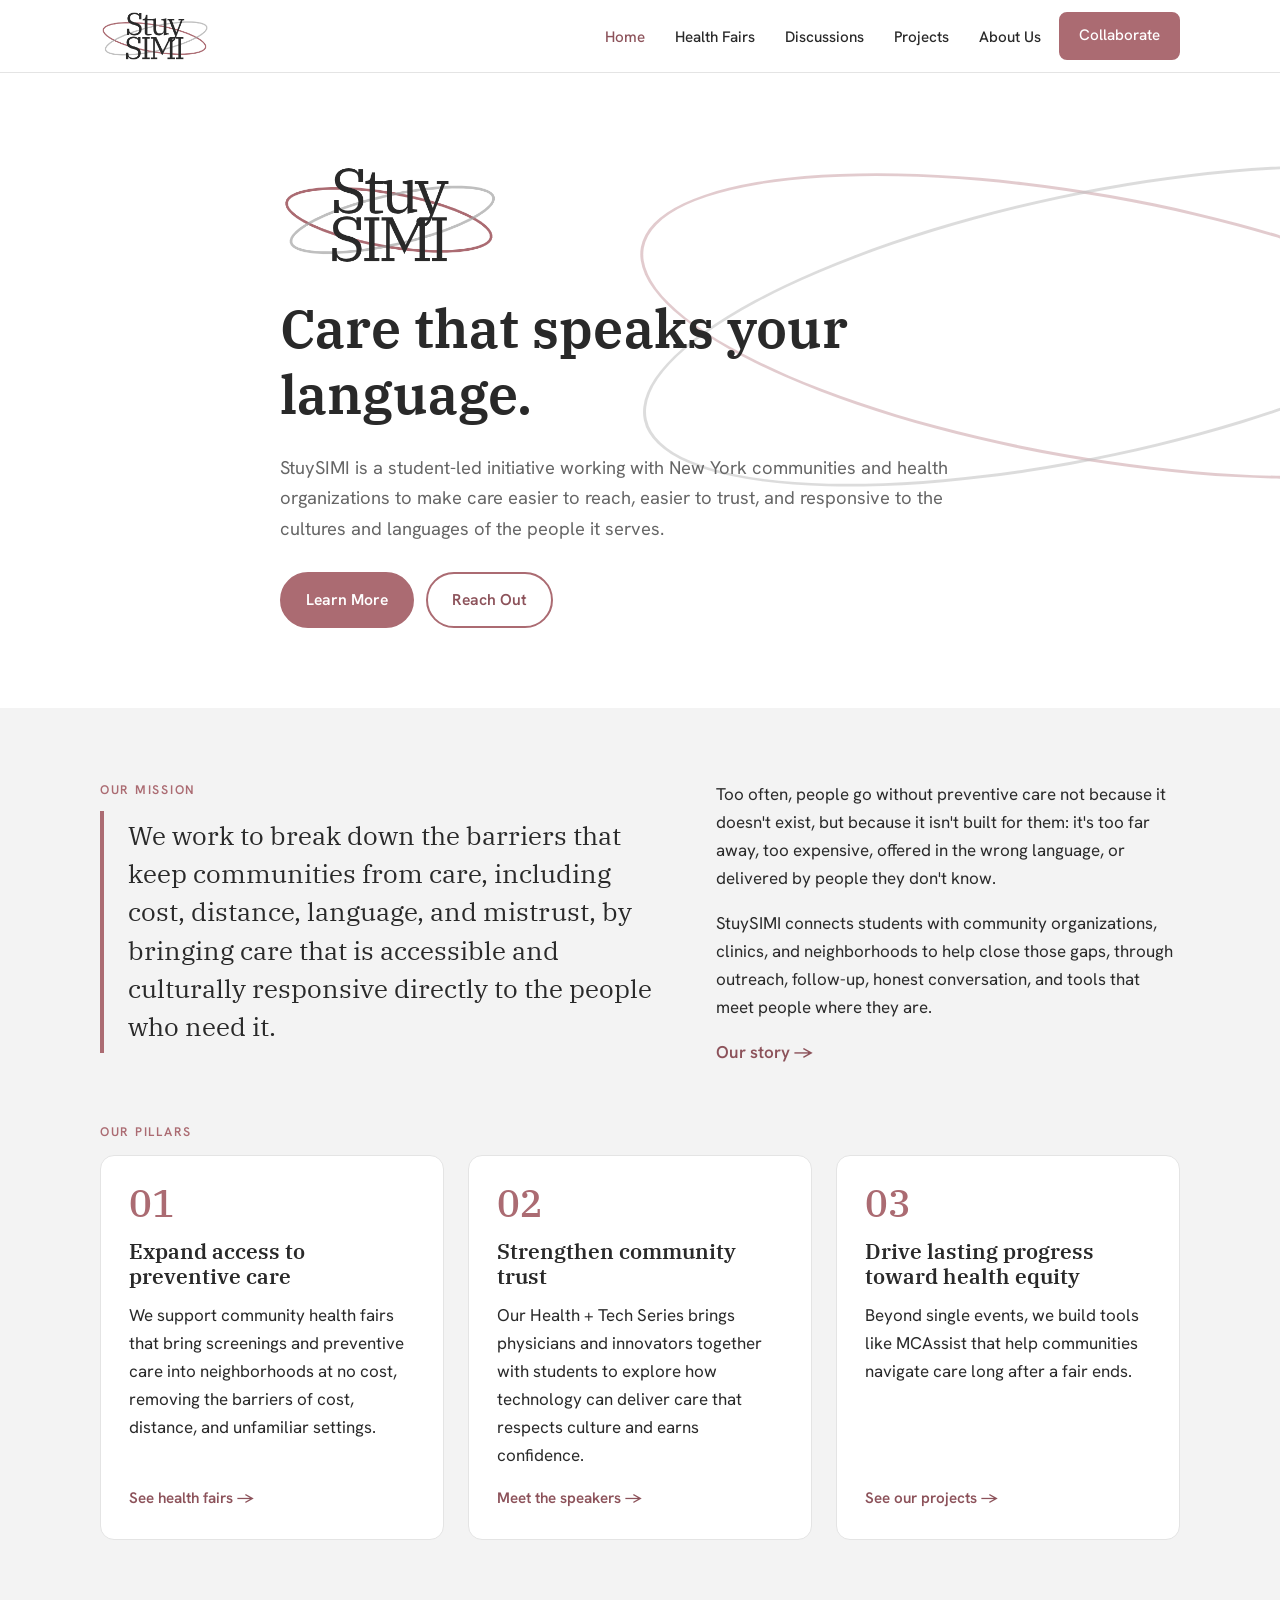
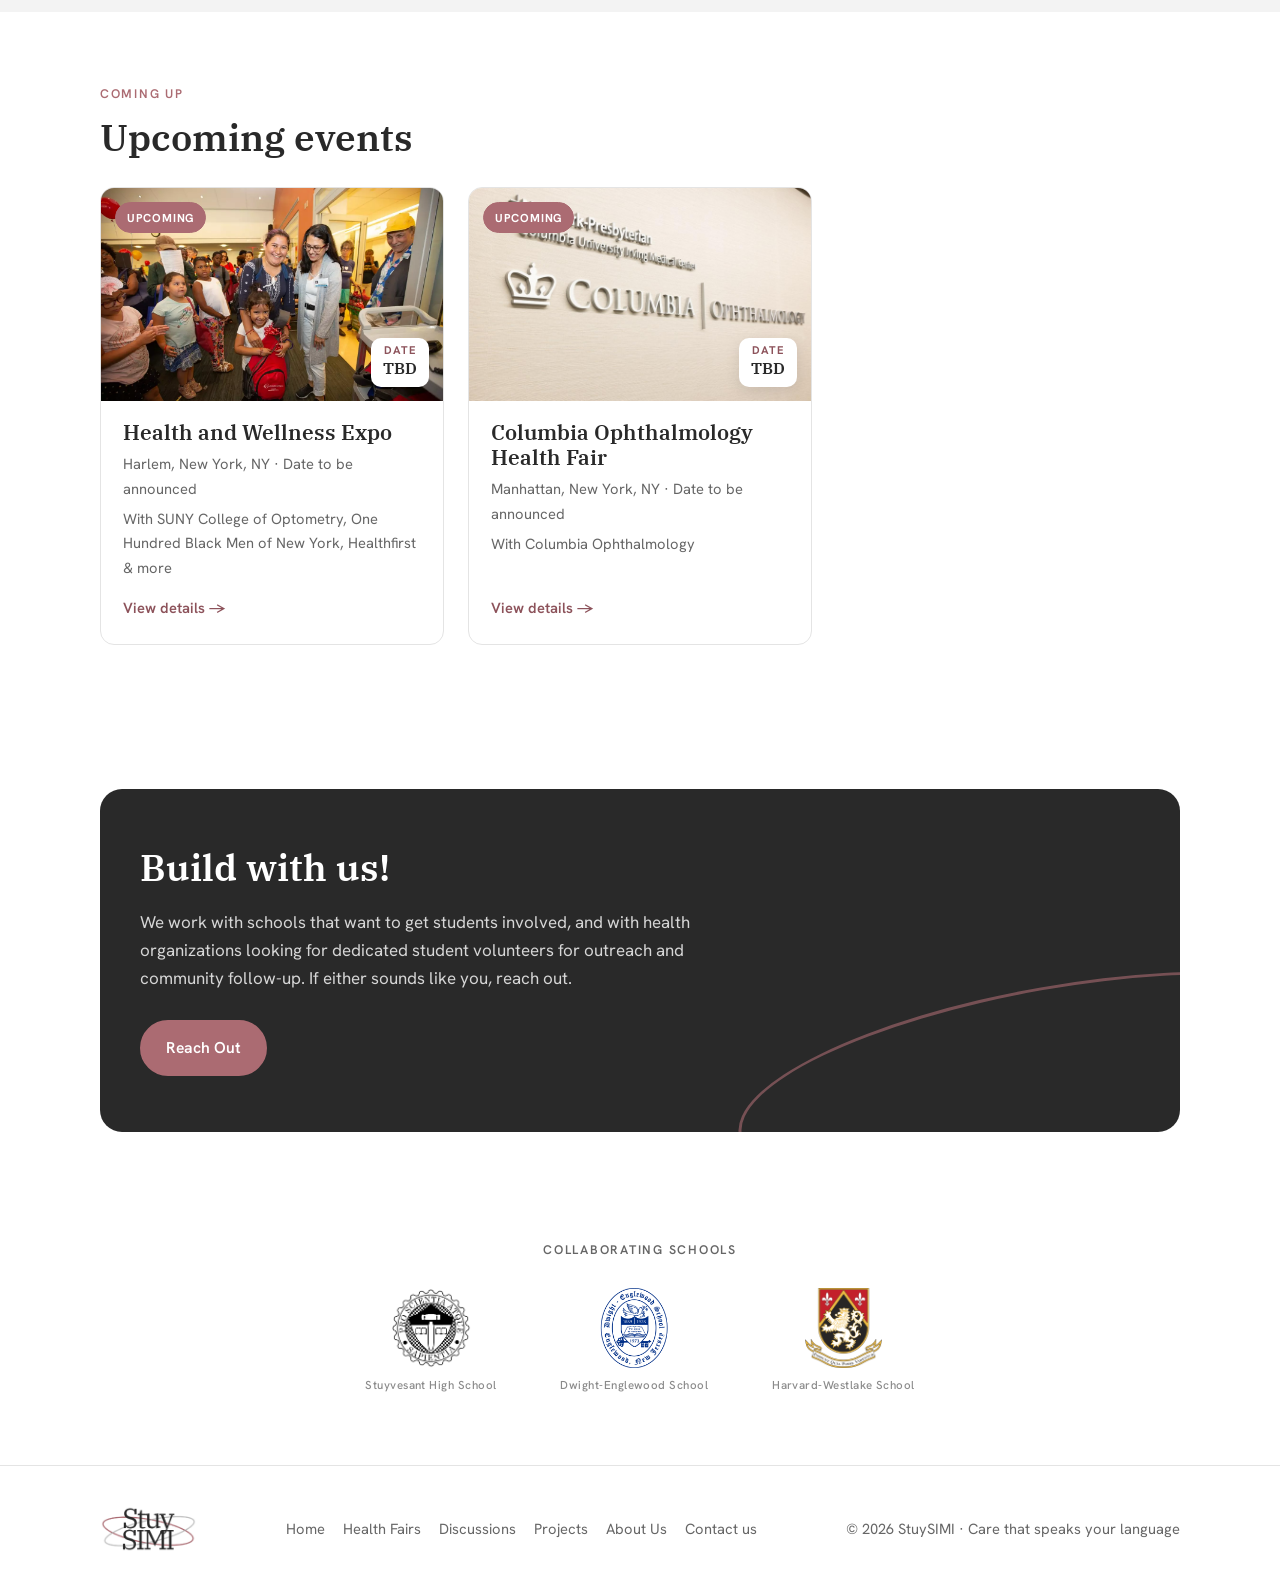
<file: index.html>
<!doctype html>
<html lang="en">
<head>
<meta charset="utf-8">
<meta name="viewport" content="width=device-width, initial-scale=1">
<title>StuySIMI · Care That Speaks Your Language</title>
<meta name="description" content="StuySIMI is a student-led initiative building accessible, culturally responsive care and community trust across New York City.">
<link rel="icon" href="assets/img/logo.png">
<link rel="preconnect" href="https://fonts.googleapis.com">
<link rel="preconnect" href="https://fonts.gstatic.com" crossorigin>
<link href="https://fonts.googleapis.com/css2?family=Hanken+Grotesk:wght@400;500;600;700&family=IBM+Plex+Serif:ital,wght@0,500;0,600;1,500&display=swap" rel="stylesheet">
<link rel="stylesheet" href="assets/css/style.css?v=6">
<script src="assets/js/data.js?v=6" defer></script>
<script src="assets/js/main.js?v=6" defer></script>
<style>
  /* Collaborating schools strip: self-contained so it looks the same regardless of style.css version */
  .schools-strip { padding: 36px 0 0; }
  .schools-strip .eyebrow { text-align: center; margin-bottom: 20px; color: #666; }
  .schools-strip .schools { display: flex; flex-wrap: wrap; justify-content: center; align-items: flex-start; gap: 24px 64px; }
  .schools-strip .school { margin: 0; display: flex; flex-direction: column; align-items: center; gap: 10px; border: 0; padding: 0; background: none; }
  .schools-strip .school img { height: 80px; width: auto; max-width: 200px; object-fit: contain; background: none; border-radius: 0; }
  .schools-strip .school figcaption { font-family: "Hanken Grotesk", system-ui, sans-serif; font-size: .72rem; font-weight: 500; letter-spacing: .04em; color: #8a8a8a; text-align: center; line-height: 1.3; }
  @media (max-width: 600px) { .schools-strip .school img { height: 64px; } .schools-strip .schools { gap: 20px 36px; } }
</style>
</head>
<body class="home">
<header id="site-header"></header>

<main>
  <section class="hero">
    <div class="container hero-inner">
      <img src="assets/img/logo-cropped.png" alt="StuySIMI logo" style="width:220px;margin-bottom:28px">
      <h1>Care that speaks your language.</h1>
      <p class="lede">StuySIMI is a student-led initiative working with New York communities and health organizations to make care easier to reach, easier to trust, and responsive to the cultures and languages of the people it serves.</p>
      <div class="btn-row">
        <a class="btn" href="#mission">Learn More</a>
        <a class="btn ghost" data-mail="Collaborating with StuySIMI" href="#">Reach Out</a>
      </div>
    </div>
  </section>

  <section class="section tinted" id="mission">
    <div class="container">
      <div class="two-col">
        <div>
          <div class="eyebrow">Our mission</div>
          <blockquote class="mission">We work to break down the barriers that keep communities from care, including cost, distance, language, and mistrust, by bringing care that is accessible and culturally responsive directly to the people who need it.</blockquote>
        </div>
        <div>
          <p>Too often, people go without preventive care not because it doesn't exist, but because it isn't built for them: it's too far away, too expensive, offered in the wrong language, or delivered by people they don't know.</p>
          <p>StuySIMI connects students with community organizations, clinics, and neighborhoods to help close those gaps, through outreach, follow-up, honest conversation, and tools that meet people where they are.</p>
          <a href="about.html" style="font-weight:600;text-decoration:none">Our story →</a>
        </div>
      </div>

      <div class="eyebrow pillar-label">Our pillars</div>
      <div class="purposes" style="margin-top:12px">
        <a class="link-card purpose" href="health-fairs.html">
          <div class="num">01</div>
          <h3>Expand access to preventive care</h3>
          <p>We support community health fairs that bring screenings and preventive care into neighborhoods at no cost, removing the barriers of cost, distance, and unfamiliar settings.</p>
          <span class="arrow">See health fairs →</span>
        </a>
        <a class="link-card purpose" href="discussions.html">
          <div class="num">02</div>
          <h3>Strengthen community trust</h3>
          <p>Our Health + Tech Series brings physicians and innovators together with students to explore how technology can deliver care that respects culture and earns confidence.</p>
          <span class="arrow">Meet the speakers →</span>
        </a>
        <a class="link-card purpose" href="projects.html">
          <div class="num">03</div>
          <h3>Drive lasting progress toward health equity</h3>
          <p>Beyond single events, we build tools like MCAssist that help communities navigate care long after a fair ends.</p>
          <span class="arrow">See our projects →</span>
        </a>
      </div>
    </div>
  </section>

  <section class="section">
    <div class="container">
      <div class="eyebrow">Coming up</div>
      <h2>Upcoming events</h2>
      <div class="grid" id="home-fairs" style="margin-top:28px"></div>
    </div>
  </section>

  <section class="section">
    <div class="container">
      <div class="cta">
        <h2>Build with us!</h2>
        <p>We work with schools that want to get students involved, and with health organizations looking for dedicated student volunteers for outreach and community follow-up. If either sounds like you, reach out.</p>
        <div class="btn-row">
          <a class="btn" data-mail="Collaborating with StuySIMI" href="#">Reach Out</a>
        </div>
      </div>
    </div>
  </section>
  <section class="schools-strip">
    <div class="container">
      <div class="eyebrow">Collaborating schools</div>
      <div class="schools">
        <figure class="school"><img src="assets/img/schools/stuyvesant.png" alt="Stuyvesant High School logo"><figcaption>Stuyvesant High School</figcaption></figure>
        <figure class="school"><img src="assets/img/schools/dwight.png" alt="Dwight-Englewood School logo"><figcaption>Dwight-Englewood School</figcaption></figure>
        <figure class="school"><img src="assets/img/schools/harvardwest.png" alt="Harvard-Westlake School logo"><figcaption>Harvard-Westlake School</figcaption></figure>
      </div>
    </div>
  </section>
</main>

<footer id="site-footer"></footer>
<script>document.addEventListener("DOMContentLoaded", () => renderFairs("home-fairs", { upcomingOnly: true }));</script>
</body>
</html>
</file>
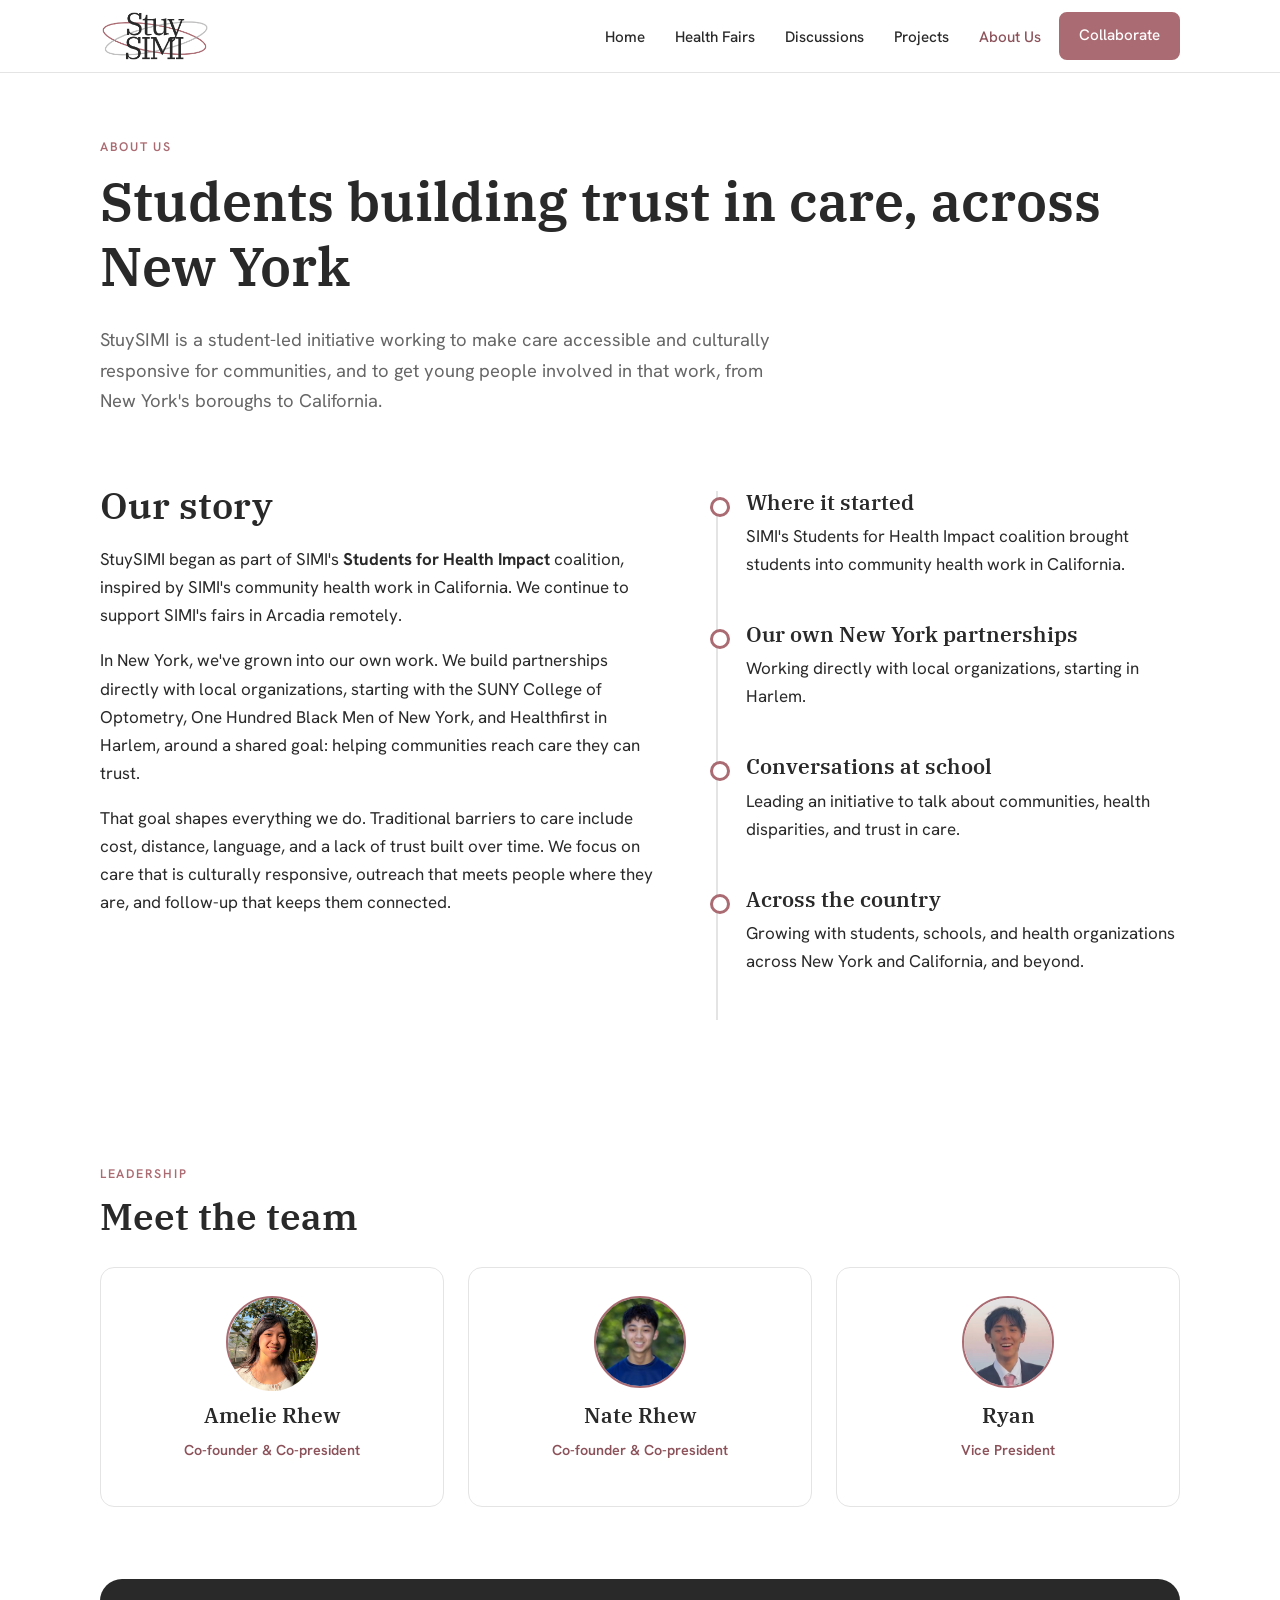
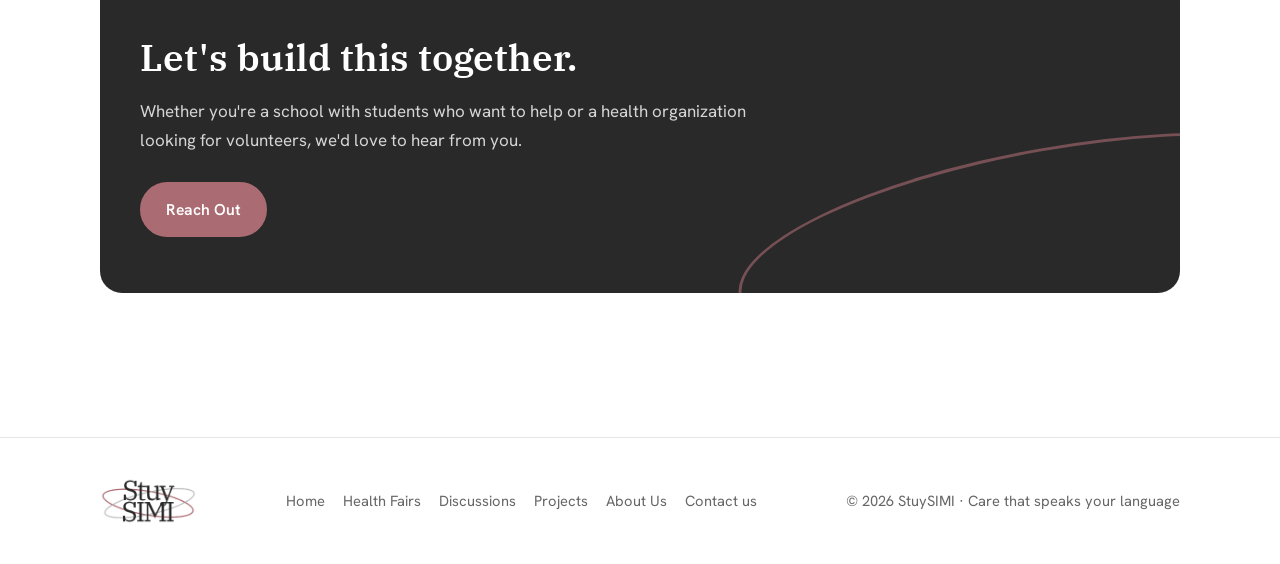
<file: about.html>
<!doctype html>
<html lang="en">
<head>
<meta charset="utf-8">
<meta name="viewport" content="width=device-width, initial-scale=1">
<title>About Us · StuySIMI</title>
<meta name="description" content="How StuySIMI grew from SIMI's Students for Health Impact coalition into a New York student initiative for accessible, culturally responsive care.">
<link rel="icon" href="assets/img/logo.png">
<link rel="preconnect" href="https://fonts.googleapis.com">
<link rel="preconnect" href="https://fonts.gstatic.com" crossorigin>
<link href="https://fonts.googleapis.com/css2?family=Hanken+Grotesk:wght@400;500;600;700&family=IBM+Plex+Serif:ital,wght@0,500;0,600;1,500&display=swap" rel="stylesheet">
<link rel="stylesheet" href="assets/css/style.css">
<script src="assets/js/data.js" defer></script>
<script src="assets/js/main.js" defer></script>
</head>
<body>
<header id="site-header"></header>

<main>
  <section class="page-head">
    <div class="container">
      <div class="eyebrow">About us</div>
      <h1>Students building trust in care, across New York</h1>
      <p class="lede">StuySIMI is a student-led initiative working to make care accessible and culturally responsive for communities, and to get young people involved in that work, from New York's boroughs to California.</p>
    </div>
  </section>

  <section class="section" style="padding-top:24px">
    <div class="container two-col">
      <div>
        <h2>Our story</h2>
        <p>StuySIMI began as part of SIMI's <strong>Students for Health Impact</strong> coalition, inspired by SIMI's community health work in California. We continue to support SIMI's fairs in Arcadia remotely.</p>
        <p>In New York, we've grown into our own work. We build partnerships directly with local organizations, starting with the SUNY College of Optometry, One Hundred Black Men of New York, and Healthfirst in Harlem, around a shared goal: helping communities reach care they can trust.</p>
        <p>That goal shapes everything we do. Traditional barriers to care include cost, distance, language, and a lack of trust built over time. We focus on care that is culturally responsive, outreach that meets people where they are, and follow-up that keeps them connected.</p>
      </div>
      <ol class="timeline" style="margin-top:8px">
        <li><h3>Where it started</h3><p>SIMI's Students for Health Impact coalition brought students into community health work in California.</p></li>
        <li><h3>Our own New York partnerships</h3><p>Working directly with local organizations, starting in Harlem.</p></li>
        <li><h3>Conversations at school</h3><p>Leading an initiative to talk about communities, health disparities, and trust in care.</p></li>
        <li><h3>Across the country</h3><p>Growing with students, schools, and health organizations across New York and California, and beyond.</p></li>
      </ol>
    </div>
  </section>

  <section class="section">
    <div class="container">
      <div class="eyebrow">Leadership</div>
      <h2>Meet the team</h2>
      <div class="team" id="team" style="margin-top:28px"></div>
    </div>
  </section>

  <section class="section" style="padding-top:0">
    <div class="container">
      <div class="cta">
        <h2>Let's build this together.</h2>
        <p>Whether you're a school with students who want to help or a health organization looking for volunteers, we'd love to hear from you.</p>
        <div class="btn-row"><a class="btn" data-mail="Collaborating with StuySIMI" href="#">Reach Out</a></div>
      </div>
    </div>
  </section>
</main>

<footer id="site-footer"></footer>
<script>document.addEventListener("DOMContentLoaded", () => renderTeam("team"));</script>
</body>
</html>
</file>
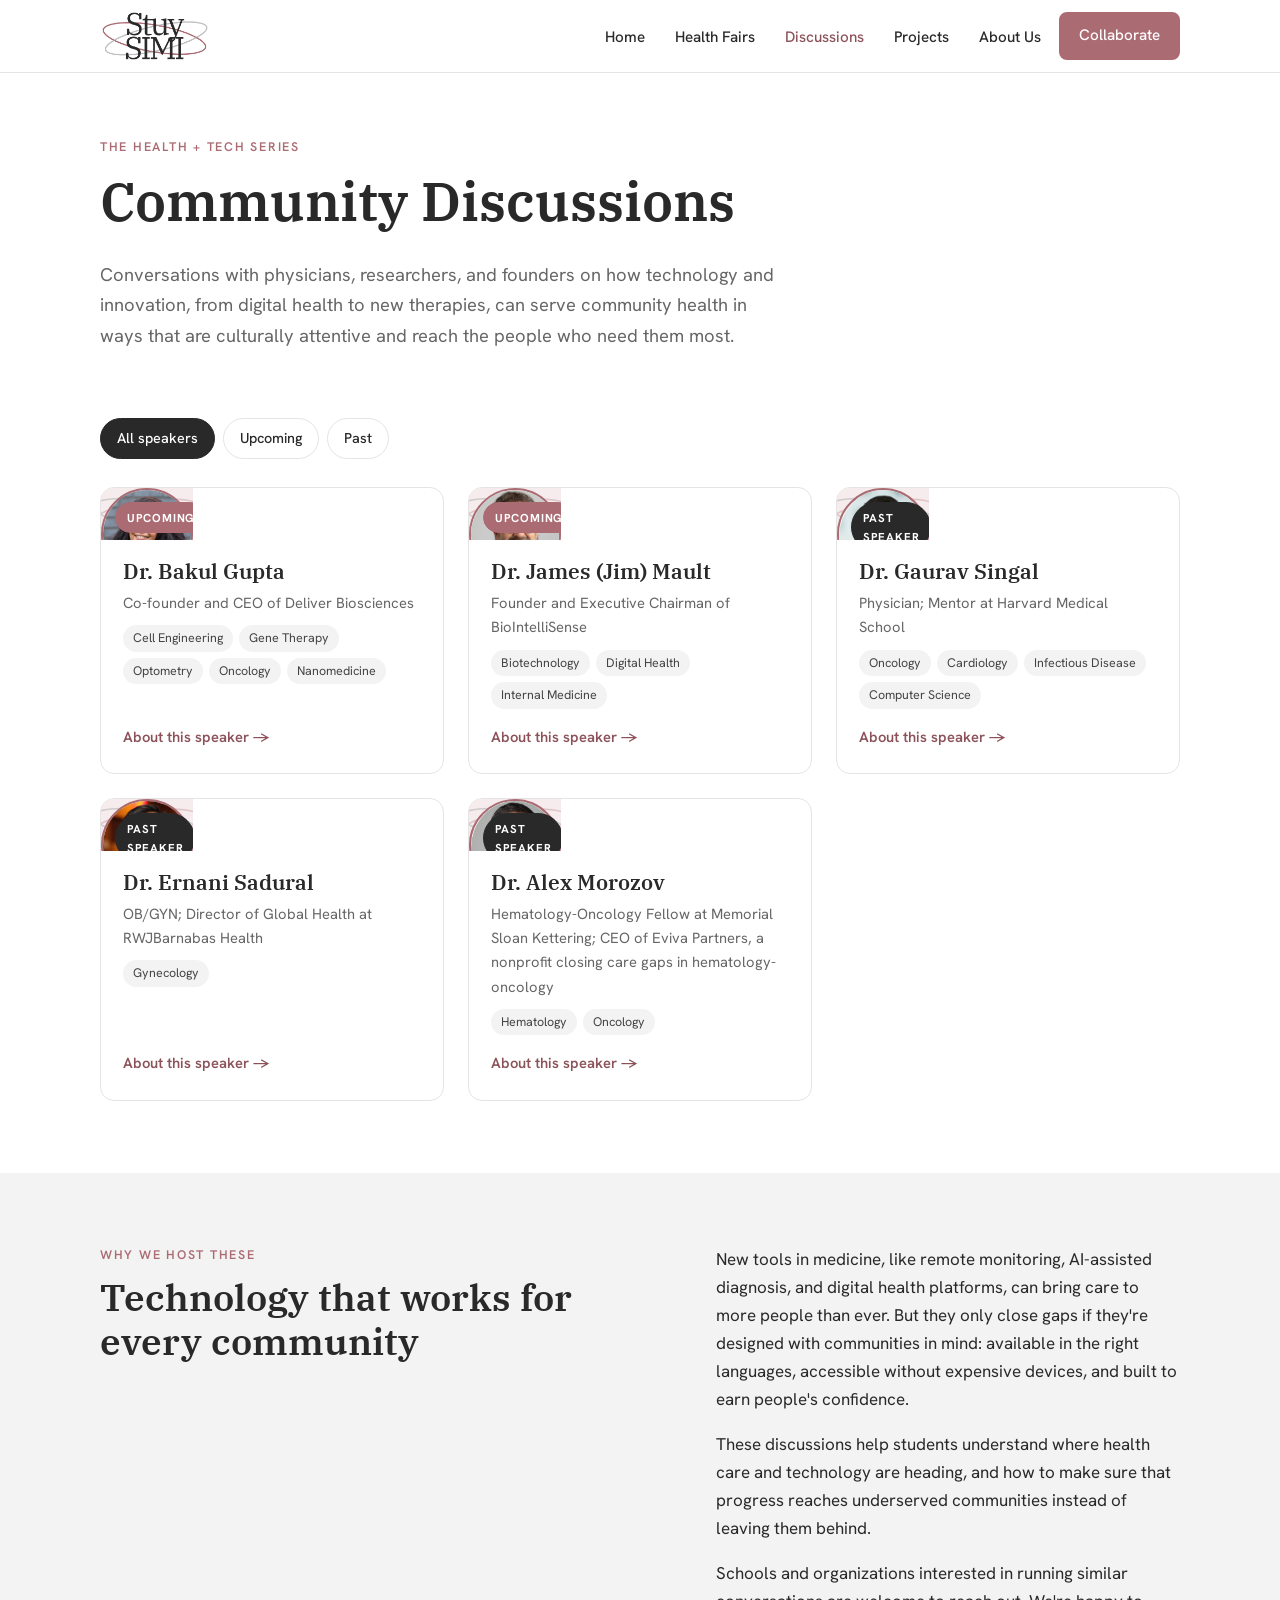
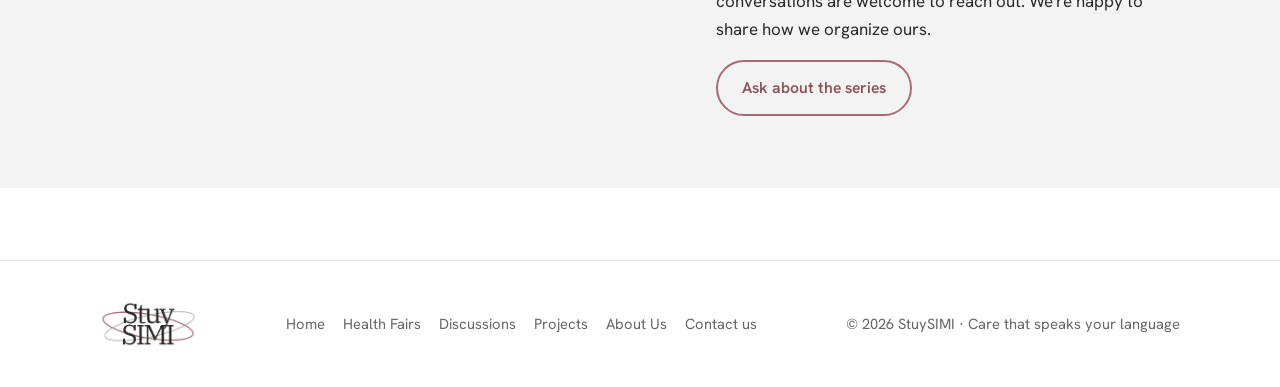
<file: discussions.html>
<!doctype html>
<html lang="en">
<head>
<meta charset="utf-8">
<meta name="viewport" content="width=device-width, initial-scale=1">
<title>Community Discussions · StuySIMI</title>
<meta name="description" content="Community Discussions: StuySIMI's Health + Tech Series on technology, innovation, and culturally attentive community health.">
<link rel="icon" href="assets/img/logo.png">
<link rel="preconnect" href="https://fonts.googleapis.com">
<link rel="preconnect" href="https://fonts.gstatic.com" crossorigin>
<link href="https://fonts.googleapis.com/css2?family=Hanken+Grotesk:wght@400;500;600;700&family=IBM+Plex+Serif:ital,wght@0,500;0,600;1,500&display=swap" rel="stylesheet">
<link rel="stylesheet" href="assets/css/style.css">
<script src="assets/js/data.js" defer></script>
<script src="assets/js/main.js" defer></script>
</head>
<body>
<header id="site-header"></header>

<main>
  <section class="page-head">
    <div class="container">
      <div class="eyebrow">The Health + Tech Series</div>
      <h1>Community Discussions</h1>
      <p class="lede">Conversations with physicians, researchers, and founders on how technology and innovation, from digital health to new therapies, can serve community health in ways that are culturally attentive and reach the people who need them most.</p>
    </div>
  </section>

  <section class="section" style="padding-top:24px">
    <div class="container">
      <div class="filter-row" role="group" aria-label="Filter speakers">
        <button type="button" data-filter="all" aria-pressed="true">All speakers</button>
        <button type="button" data-filter="upcoming" aria-pressed="false">Upcoming</button>
        <button type="button" data-filter="past" aria-pressed="false">Past</button>
      </div>
      <div class="grid" id="speaker-grid"></div>
    </div>
  </section>

  <section class="section tinted">
    <div class="container two-col">
      <div>
        <div class="eyebrow">Why we host these</div>
        <h2>Technology that works for every community</h2>
      </div>
      <div>
        <p>New tools in medicine, like remote monitoring, AI-assisted diagnosis, and digital health platforms, can bring care to more people than ever. But they only close gaps if they're designed with communities in mind: available in the right languages, accessible without expensive devices, and built to earn people's confidence.</p>
        <p>These discussions help students understand where health care and technology are heading, and how to make sure that progress reaches underserved communities instead of leaving them behind.</p>
        <p>Schools and organizations interested in running similar conversations are welcome to reach out. We're happy to share how we organize ours.</p>
        <a class="btn ghost" data-mail="Health + Tech Series discussions" href="#">Ask about the series</a>
      </div>
    </div>
  </section>
</main>

<footer id="site-footer"></footer>
<script>document.addEventListener("DOMContentLoaded", () => { renderSpeakers("speaker-grid"); setupSpeakerFilters("speaker-grid"); });</script>
</body>
</html>
</file>
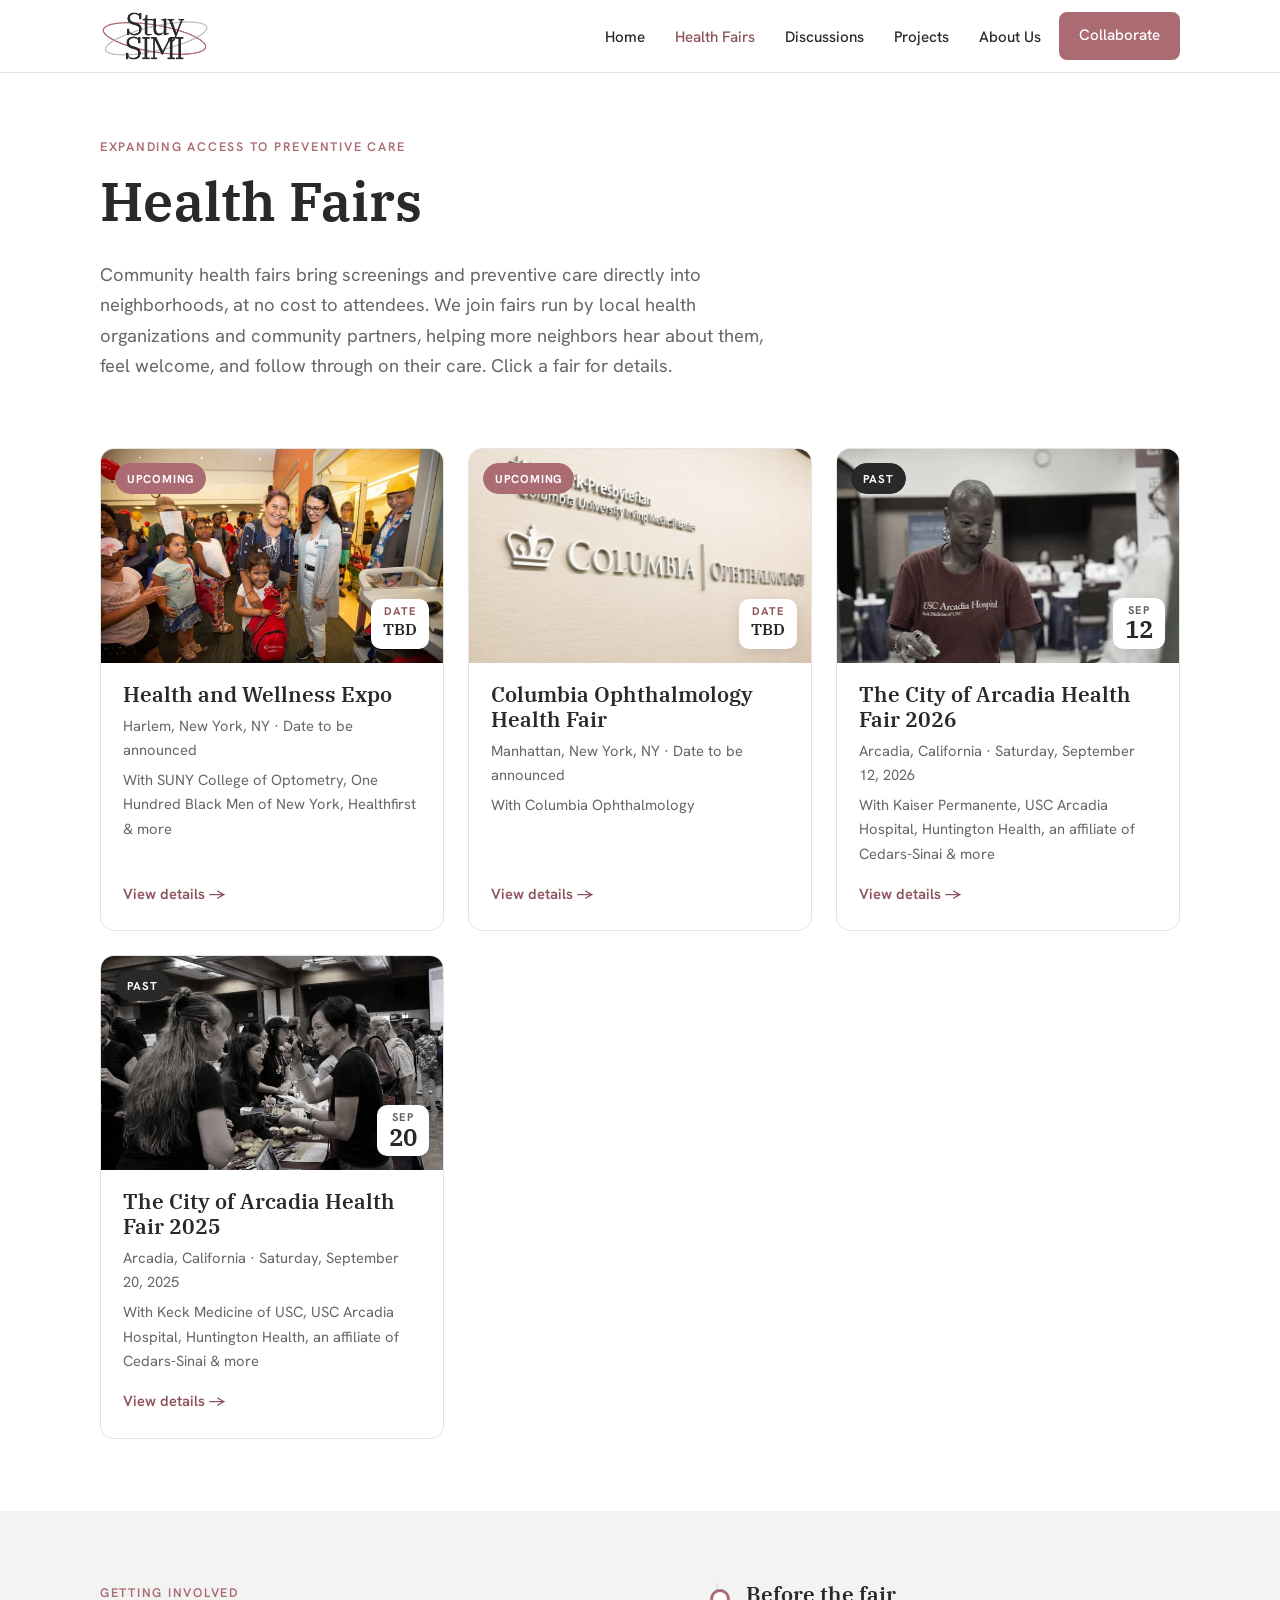
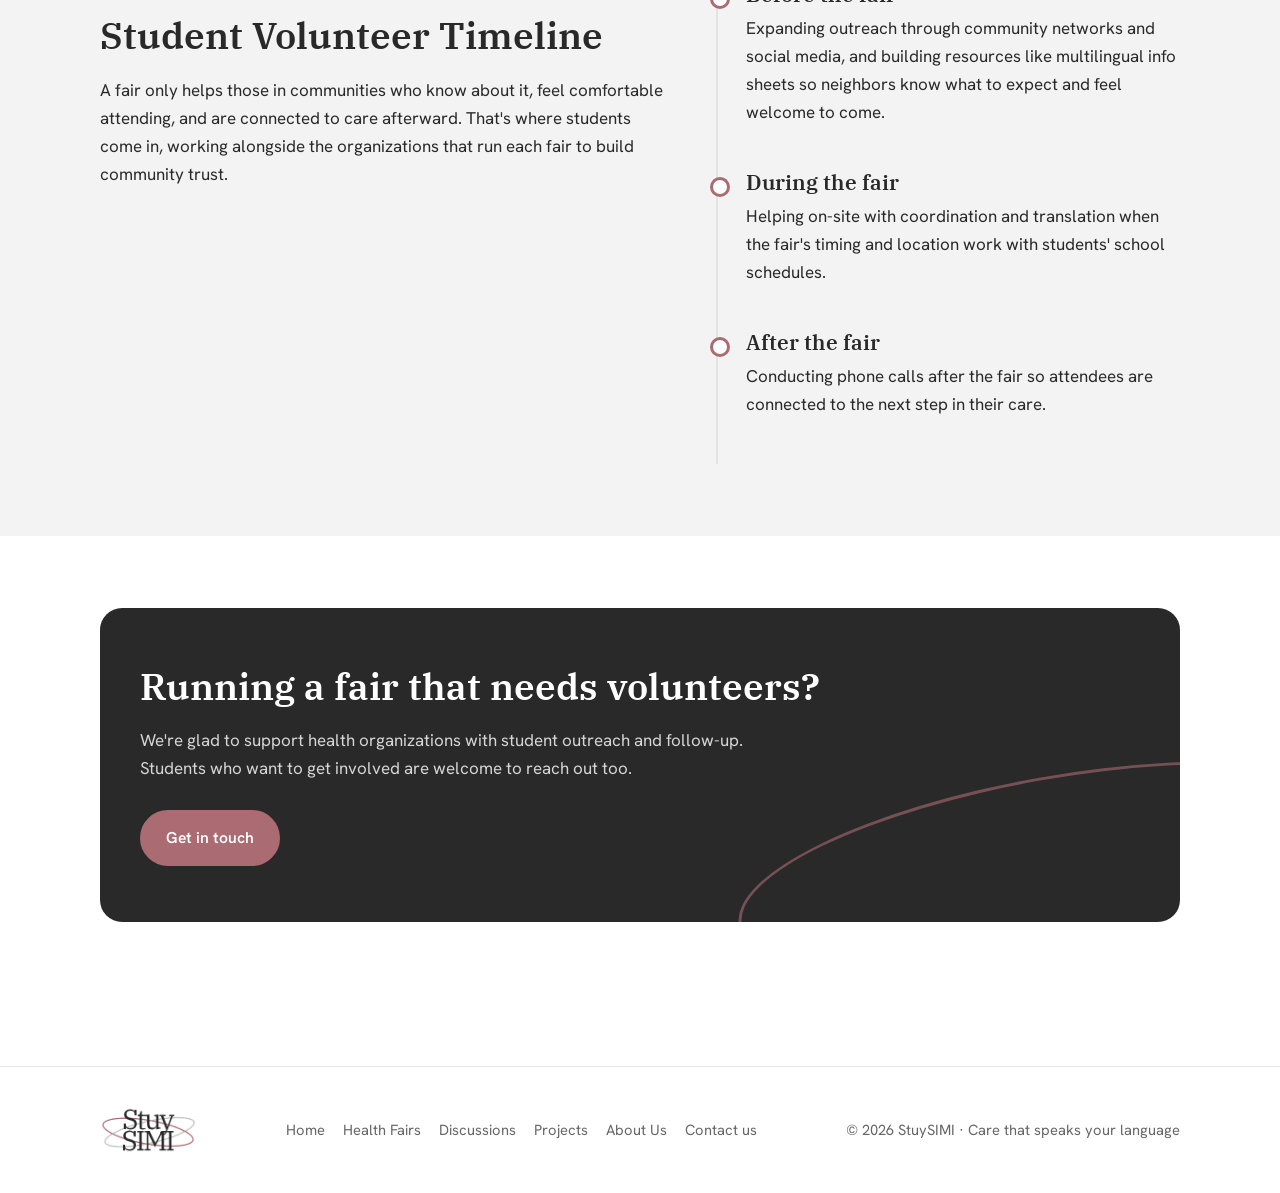
<file: health-fairs.html>
<!doctype html>
<html lang="en">
<head>
<meta charset="utf-8">
<meta name="viewport" content="width=device-width, initial-scale=1">
<title>Health Fairs · StuySIMI</title>
<meta name="description" content="Community health fairs StuySIMI supports to expand access to free, culturally responsive preventive care.">
<link rel="icon" href="assets/img/logo.png">
<link rel="preconnect" href="https://fonts.googleapis.com">
<link rel="preconnect" href="https://fonts.gstatic.com" crossorigin>
<link href="https://fonts.googleapis.com/css2?family=Hanken+Grotesk:wght@400;500;600;700&family=IBM+Plex+Serif:ital,wght@0,500;0,600;1,500&display=swap" rel="stylesheet">
<link rel="stylesheet" href="assets/css/style.css">
<script src="assets/js/data.js" defer></script>
<script src="assets/js/main.js" defer></script>
</head>
<body>
<header id="site-header"></header>

<main>
  <section class="page-head">
    <div class="container">
      <div class="eyebrow">Expanding access to preventive care</div>
      <h1>Health Fairs</h1>
      <p class="lede">Community health fairs bring screenings and preventive care directly into neighborhoods, at no cost to attendees. We join fairs run by local health organizations and community partners, helping more neighbors hear about them, feel welcome, and follow through on their care. Click a fair for details.</p>
    </div>
  </section>

  <section class="section" style="padding-top:24px">
    <div class="container">
      <div class="grid" id="fair-grid"></div>
    </div>
  </section>

  <section class="section tinted">
    <div class="container two-col">
      <div>
        <div class="eyebrow">Getting involved</div>
        <h2>Student Volunteer Timeline</h2>
        <p>A fair only helps those in communities who know about it, feel comfortable attending, and are connected to care afterward. That's where students come in, working alongside the organizations that run each fair to build community trust.</p>
      </div>
      <ol class="timeline">
        <li><h3>Before the fair</h3><p>Expanding outreach through community networks and social media, and building resources like multilingual info sheets so neighbors know what to expect and feel welcome to come.</p></li>
        <li><h3>During the fair</h3><p>Helping on-site with coordination and translation when the fair's timing and location work with students' school schedules.</p></li>
        <li><h3>After the fair</h3><p>Conducting phone calls after the fair so attendees are connected to the next step in their care.</p></li>
      </ol>
    </div>
  </section>

  <section class="section">
    <div class="container">
      <div class="cta">
        <h2>Running a fair that needs volunteers?</h2>
        <p>We're glad to support health organizations with student outreach and follow-up. Students who want to get involved are welcome to reach out too.</p>
        <div class="btn-row"><a class="btn" data-mail="Student volunteers for a health fair" href="#">Get in touch</a></div>
      </div>
    </div>
  </section>
</main>

<footer id="site-footer"></footer>
<script>document.addEventListener("DOMContentLoaded", () => renderFairs("fair-grid"));</script>
</body>
</html>
</file>
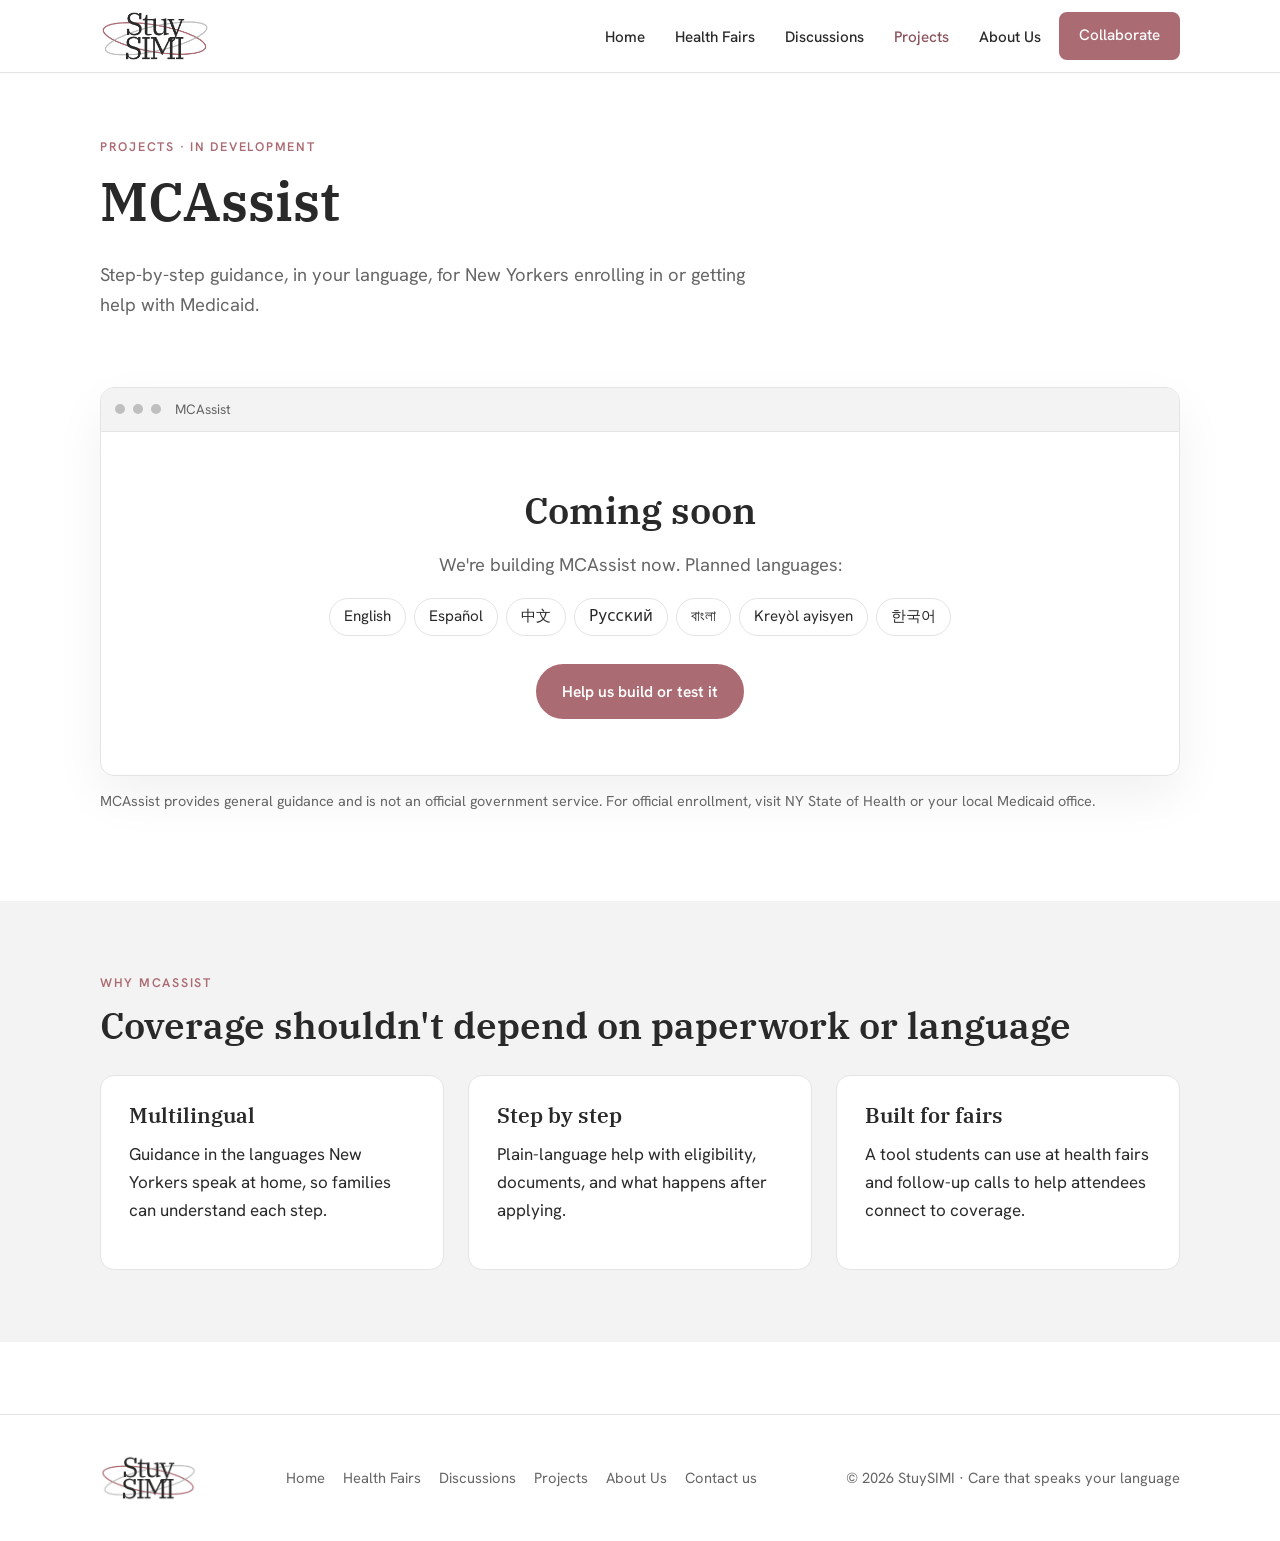
<file: mcassist.html>
<!doctype html>
<html lang="en">
<head>
<meta charset="utf-8">
<meta name="viewport" content="width=device-width, initial-scale=1">
<title>MCAssist · StuySIMI</title>
<meta name="description" content="MCAssist: multilingual guidance for Medicaid enrollment and assistance in New York.">
<link rel="icon" href="assets/img/logo.png">
<link rel="preconnect" href="https://fonts.googleapis.com">
<link rel="preconnect" href="https://fonts.gstatic.com" crossorigin>
<link href="https://fonts.googleapis.com/css2?family=Inter:wght@400;500;600;700&family=Noto+Serif:ital,wght@0,500;0,600;1,500&display=swap" rel="stylesheet">
<link rel="stylesheet" href="assets/css/style.css">
<script src="assets/js/data.js" defer></script>
<script src="assets/js/main.js" defer></script>
</head>
<body>
<header id="site-header"></header>

<main>
  <section class="page-head">
    <div class="container">
      <div class="eyebrow">Projects · In development</div>
      <h1>MCAssist</h1>
      <p class="lede">Step-by-step guidance, in your language, for New Yorkers enrolling in or getting help with Medicaid.</p>
    </div>
  </section>

  <section class="section" style="padding-top:24px">
    <div class="container">
      <div class="embed-frame">
        <div class="embed-bar"><i></i><i></i><i></i><span id="embed-label" style="margin-left:6px">MCAssist</span></div>
        <div id="mcassist-embed"></div>
      </div>
      <p class="note" style="margin-top:14px">MCAssist provides general guidance and is not an official government service. For official enrollment, visit NY State of Health or your local Medicaid office.</p>
    </div>
  </section>

  <section class="section tinted">
    <div class="container">
      <div class="eyebrow">Why MCAssist</div>
      <h2>Coverage shouldn't depend on paperwork or language</h2>
      <div class="grid" style="margin-top:28px">
        <div class="link-card" style="cursor:default"><h3>Multilingual</h3><p>Guidance in the languages New Yorkers speak at home, so families can understand each step.</p></div>
        <div class="link-card" style="cursor:default"><h3>Step by step</h3><p>Plain-language help with eligibility, documents, and what happens after applying.</p></div>
        <div class="link-card" style="cursor:default"><h3>Built for fairs</h3><p>A tool students can use at health fairs and follow-up calls to help attendees connect to coverage.</p></div>
      </div>
    </div>
  </section>
</main>

<footer id="site-footer"></footer>
<script>
document.addEventListener("DOMContentLoaded", () => {
  const box = document.getElementById("mcassist-embed");
  if (SITE.mcassistUrl) {
    box.innerHTML = `<iframe src="${SITE.mcassistUrl}" title="MCAssist" loading="lazy"></iframe>`;
    document.getElementById("embed-label").textContent = SITE.mcassistUrl.replace(/^https?:\/\//, "");
  } else {
    box.innerHTML = `<div class="coming-soon">
      <h2>Coming soon</h2>
      <p class="lede" style="margin:0 auto">We're building MCAssist now. Planned languages:</p>
      <div class="lang-row">${SITE.mcassistLanguages.map((l) => `<span>${l}</span>`).join("")}</div>
      <div class="btn-row" style="justify-content:center"><a class="btn" href="mailto:${SITE.contactEmail}?subject=MCAssist">Help us build or test it</a></div>
    </div>`;
  }
});
</script>
</body>
</html>
</file>
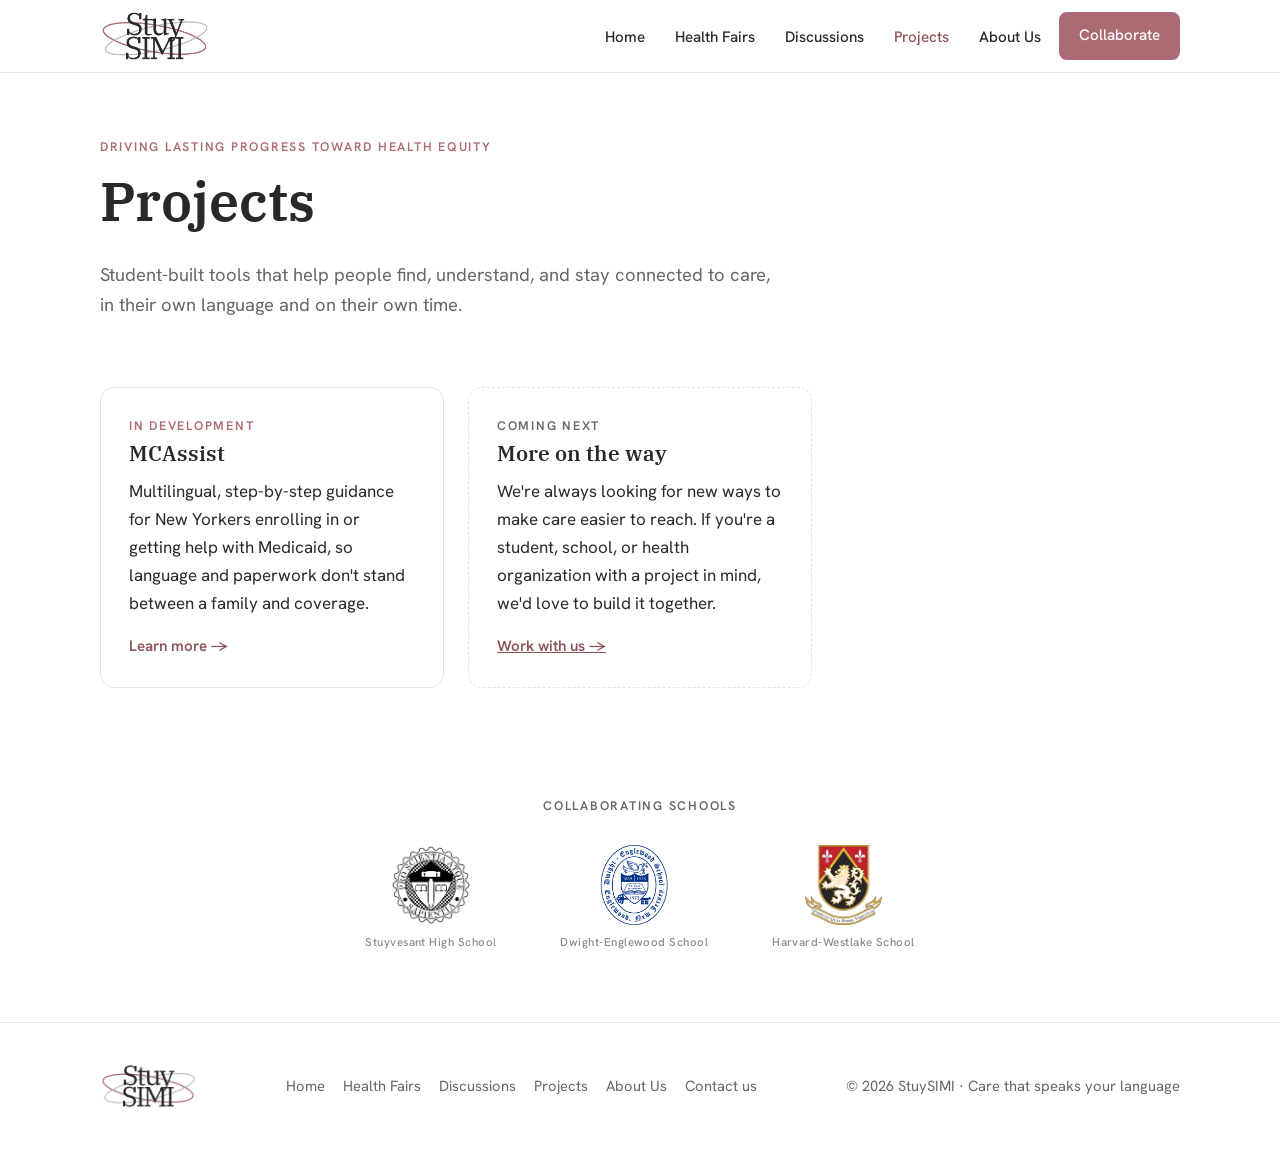
<file: projects.html>
<!doctype html>
<html lang="en">
<head>
<meta charset="utf-8">
<meta name="viewport" content="width=device-width, initial-scale=1">
<title>Projects · StuySIMI</title>
<meta name="description" content="StuySIMI's student-built projects for lasting progress toward health equity, including MCAssist.">
<link rel="icon" href="assets/img/logo.png">
<link rel="preconnect" href="https://fonts.googleapis.com">
<link rel="preconnect" href="https://fonts.gstatic.com" crossorigin>
<link href="https://fonts.googleapis.com/css2?family=Hanken+Grotesk:wght@400;500;600;700&family=IBM+Plex+Serif:ital,wght@0,500;0,600;1,500&display=swap" rel="stylesheet">
<link rel="stylesheet" href="assets/css/style.css?v=6">
<script src="assets/js/data.js?v=6" defer></script>
<script src="assets/js/main.js?v=6" defer></script>
<style>
  /* Collaborating schools strip: self-contained so it looks the same regardless of style.css version */
  .schools-strip { padding: 36px 0 0; }
  .schools-strip .eyebrow { text-align: center; margin-bottom: 20px; color: #666; }
  .schools-strip .schools { display: flex; flex-wrap: wrap; justify-content: center; align-items: flex-start; gap: 24px 64px; }
  .schools-strip .school { margin: 0; display: flex; flex-direction: column; align-items: center; gap: 10px; border: 0; padding: 0; background: none; }
  .schools-strip .school img { height: 80px; width: auto; max-width: 200px; object-fit: contain; background: none; border-radius: 0; }
  .schools-strip .school figcaption { font-family: "Hanken Grotesk", system-ui, sans-serif; font-size: .72rem; font-weight: 500; letter-spacing: .04em; color: #8a8a8a; text-align: center; line-height: 1.3; }
  @media (max-width: 600px) { .schools-strip .school img { height: 64px; } .schools-strip .schools { gap: 20px 36px; } }
</style>
</head>
<body>
<header id="site-header"></header>

<main>
  <section class="page-head">
    <div class="container">
      <div class="eyebrow">Driving lasting progress toward health equity</div>
      <h1>Projects</h1>
      <p class="lede">Student-built tools that help people find, understand, and stay connected to care, in their own language and on their own time.</p>
    </div>
  </section>

  <section class="section" style="padding-top:24px">
    <div class="container">
      <div class="grid two">
        <a class="link-card purpose" href="mcassist.html">
          <div class="eyebrow" style="margin-bottom:.4em">In development</div>
          <h3>MCAssist</h3>
          <p>Multilingual, step-by-step guidance for New Yorkers enrolling in or getting help with Medicaid, so language and paperwork don't stand between a family and coverage.</p>
          <span class="arrow">Learn more →</span>
        </a>
        <div class="link-card purpose" style="cursor:default;border-style:dashed">
          <div class="eyebrow" style="margin-bottom:.4em;color:var(--muted)">Coming next</div>
          <h3>More on the way</h3>
          <p>We're always looking for new ways to make care easier to reach. If you're a student, school, or health organization with a project in mind, we'd love to build it together.</p>
          <a class="arrow" data-mail="Working with StuySIMI on a project" href="#">Work with us →</a>
        </div>
      </div>
    </div>
  </section>

  <section class="schools-strip">
    <div class="container">
      <div class="eyebrow">Collaborating schools</div>
      <div class="schools">
        <figure class="school"><img src="assets/img/schools/stuyvesant.png" alt="Stuyvesant High School logo"><figcaption>Stuyvesant High School</figcaption></figure>
        <figure class="school"><img src="assets/img/schools/dwight.png" alt="Dwight-Englewood School logo"><figcaption>Dwight-Englewood School</figcaption></figure>
        <figure class="school"><img src="assets/img/schools/harvardwest.png" alt="Harvard-Westlake School logo"><figcaption>Harvard-Westlake School</figcaption></figure>
      </div>
    </div>
  </section>
</main>

<footer id="site-footer"></footer>
</body>
</html>
</file>
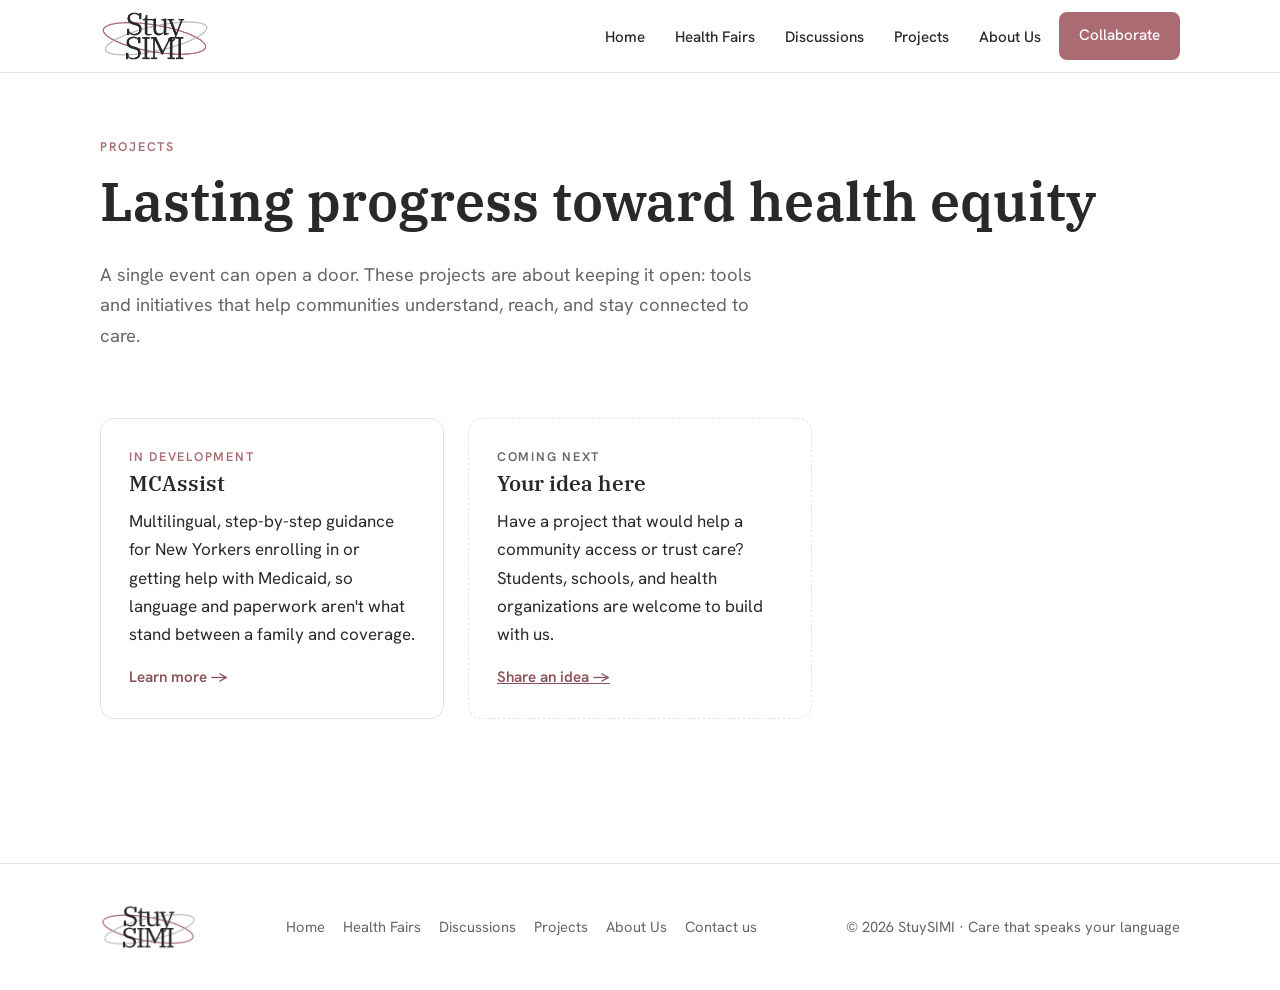
<file: resources.html>
<!doctype html>
<html lang="en">
<head>
<meta charset="utf-8">
<meta name="viewport" content="width=device-width, initial-scale=1">
<title>Projects · StuySIMI</title>
<meta name="description" content="StuySIMI's projects driving lasting progress toward health equity, including MCAssist.">
<link rel="icon" href="assets/img/logo.png">
<link rel="preconnect" href="https://fonts.googleapis.com">
<link rel="preconnect" href="https://fonts.gstatic.com" crossorigin>
<link href="https://fonts.googleapis.com/css2?family=Hanken+Grotesk:wght@400;500;600;700&family=IBM+Plex+Serif:ital,wght@0,500;0,600;1,500&display=swap" rel="stylesheet">
<link rel="stylesheet" href="assets/css/style.css">
<script src="assets/js/data.js" defer></script>
<script src="assets/js/main.js" defer></script>
</head>
<body>
<header id="site-header"></header>

<main>
  <section class="page-head">
    <div class="container">
      <div class="eyebrow">Projects</div>
      <h1>Lasting progress toward health equity</h1>
      <p class="lede">A single event can open a door. These projects are about keeping it open: tools and initiatives that help communities understand, reach, and stay connected to care.</p>
    </div>
  </section>

  <section class="section" style="padding-top:24px">
    <div class="container">
      <div class="grid two">
        <a class="link-card purpose" href="mcassist.html">
          <div class="eyebrow" style="margin-bottom:.4em">In development</div>
          <h3>MCAssist</h3>
          <p>Multilingual, step-by-step guidance for New Yorkers enrolling in or getting help with Medicaid, so language and paperwork aren't what stand between a family and coverage.</p>
          <span class="arrow">Learn more →</span>
        </a>
        <div class="link-card purpose" style="cursor:default;border-style:dashed">
          <div class="eyebrow" style="margin-bottom:.4em;color:var(--muted)">Coming next</div>
          <h3>Your idea here</h3>
          <p>Have a project that would help a community access or trust care? Students, schools, and health organizations are welcome to build with us.</p>
          <a class="arrow" data-mail="Project idea for StuySIMI" href="#">Share an idea →</a>
        </div>
      </div>
    </div>
  </section>
</main>

<footer id="site-footer"></footer>
</body>
</html>
</file>
<file: assets/css/style.css>
@import url("https://fonts.googleapis.com/css2?family=Hanken+Grotesk:wght@400;500;600;700&family=IBM+Plex+Serif:ital,wght@0,500;0,600;1,500&display=swap");
/* =========================================================
   StuySIMI — site styles
   Colors are taken straight from the StuySIMI logo.
   ========================================================= */
:root {
  --rose: #ab6b72;        /* logo red ring */
  --rose-dark: #8c525a;
  --rose-tint: #f6eced;
  --gray: #bfbfbf;        /* logo gray ring */
  --gray-tint: #f3f3f3;
  --ink: #292929;         /* logo lettering */
  --muted: #666;
  --line: #e4e4e4;
  --bg: #ffffff;

  --serif: "IBM Plex Serif", Georgia, "Times New Roman", serif;
  --sans: "Hanken Grotesk", system-ui, -apple-system, "Segoe UI", sans-serif;

  --radius: 14px;
  --max: 1120px;
}

* { box-sizing: border-box; }
html { scroll-behavior: smooth; }
body {
  margin: 0;
  font-family: var(--sans);
  color: var(--ink);
  background: var(--bg);
  line-height: 1.65;
  font-size: 17px;
}
img { max-width: 100%; display: block; }
a { color: var(--rose-dark); }
h1, h2, h3, h4 { font-family: var(--serif); font-weight: 600; line-height: 1.2; margin: 0 0 .5em; }
h1 { font-size: clamp(2.2rem, 5vw, 3.4rem); }
h2 { font-size: clamp(1.7rem, 3.4vw, 2.3rem); }
h3 { font-size: 1.3rem; }
p { margin: 0 0 1em; }

.container { width: 100%; max-width: var(--max); margin: 0 auto; padding: 0 20px; }
.section { padding: 72px 0; }
.section.tinted { background: var(--gray-tint); }
.eyebrow {
  font-family: var(--sans); font-size: .78rem; font-weight: 600;
  letter-spacing: .14em; text-transform: uppercase; color: var(--rose); margin-bottom: .8em;
}
.lede { font-size: 1.15rem; color: var(--muted); max-width: 680px; }

/* ---------- Header / nav ---------- */
.site-header {
  position: sticky; top: 0; z-index: 50;
  background: rgba(255,255,255,.94);
  backdrop-filter: blur(8px);
  border-bottom: 1px solid var(--line);
}
.nav { display: flex; align-items: center; justify-content: space-between; height: 72px; }
.nav-logo img { height: 52px; width: auto; }
.nav-links { display: flex; gap: 6px; list-style: none; margin: 0; padding: 0; align-items: center; }
.nav-links a {
  text-decoration: none; color: var(--ink); font-size: .95rem; font-weight: 500;
  padding: 8px 12px; border-radius: 8px;
}
.nav-links a:hover { background: var(--gray-tint); }
.nav-links a.active { color: var(--rose-dark); }
.nav-toggle {
  display: none; background: none; border: 1px solid var(--line); border-radius: 8px;
  padding: 8px 12px; font: inherit; cursor: pointer; color: var(--ink);
}

/* dropdown for project pages */
.has-menu { position: relative; }
.has-menu > button {
  background: none; border: 0; font: inherit; font-size: .95rem; font-weight: 500;
  padding: 8px 12px; border-radius: 8px; cursor: pointer; color: var(--ink);
}
.has-menu > button:hover { background: var(--gray-tint); }
.has-menu > button.active { color: var(--rose-dark); }
.submenu {
  display: none; position: absolute; top: 100%; left: 0; min-width: 220px;
  background: #fff; border: 1px solid var(--line); border-radius: 12px;
  box-shadow: 0 12px 30px rgba(0,0,0,.08); padding: 8px; list-style: none; margin: 4px 0 0;
}
.has-menu.open .submenu, .has-menu:focus-within .submenu { display: block; }
.submenu a { display: block; }

@media (max-width: 1000px) {
  .nav-toggle { display: block; }
  .nav-links {
    display: none; position: absolute; top: 72px; left: 0; right: 0;
    flex-direction: column; align-items: stretch; gap: 0;
    background: #fff; border-bottom: 1px solid var(--line); padding: 8px 20px 16px;
  }
  .nav-links.open { display: flex; }
  .submenu { position: static; display: block; box-shadow: none; border: 0; padding: 0 0 0 14px; }
  .has-menu > button { display: none; }
}

/* ---------- Buttons ---------- */
.btn {
  display: inline-block; text-decoration: none; font-weight: 600; font-size: .98rem;
  padding: 13px 24px; border-radius: 999px; border: 2px solid var(--rose);
  background: var(--rose); color: #fff; transition: .15s ease; cursor: pointer;
}
.btn:hover { background: var(--rose-dark); border-color: var(--rose-dark); }
.btn.ghost { background: transparent; color: var(--rose-dark); }
.btn.ghost:hover { background: var(--rose-tint); }
.btn-row { display: flex; gap: 12px; flex-wrap: wrap; margin-top: 28px; }

/* ---------- Hero ---------- */
.hero { position: relative; overflow: hidden; padding: 90px 0 80px; }
.hero::before, .hero::after {           /* echo of the logo's two orbits */
  content: ""; position: absolute; border-radius: 50%; pointer-events: none;
  width: 900px; height: 260px; right: -260px; top: 120px;
}
.hero::before { border: 3px solid var(--rose); opacity: .35; transform: rotate(10deg); }
.hero::after  { border: 3px solid var(--gray); opacity: .55; transform: rotate(-12deg); }
.hero-inner { position: relative; z-index: 1; max-width: 760px; }
.hero h1 em { font-style: italic; color: var(--rose-dark); }

.mission {
  border-left: 4px solid var(--rose); padding: 6px 0 6px 24px; margin: 0;
  font-family: var(--serif); font-size: clamp(1.25rem, 2.4vw, 1.6rem); line-height: 1.5;
}

/* ---------- Stats strip ---------- */
.stats { display: grid; grid-template-columns: repeat(auto-fit, minmax(180px, 1fr)); gap: 20px; }
.stat { border-top: 2px solid var(--rose); padding-top: 14px; }
.stat strong { display: block; font-family: var(--serif); font-size: 2.1rem; font-weight: 600; }
.stat span { color: var(--muted); font-size: .95rem; }

/* ---------- Generic card grid ---------- */
.grid { display: grid; gap: 24px; grid-template-columns: repeat(auto-fill, minmax(300px, 1fr)); }
.grid.two { grid-template-columns: repeat(auto-fill, minmax(340px, 1fr)); }

.link-card {
  display: block; text-decoration: none; color: inherit;
  border: 1px solid var(--line); border-radius: var(--radius); padding: 28px;
  transition: .18s ease; background: #fff;
}
.link-card:hover { border-color: var(--rose); transform: translateY(-3px); box-shadow: 0 14px 30px rgba(0,0,0,.06); }
.link-card .arrow { color: var(--rose-dark); font-weight: 600; font-size: .95rem; }

/* ---------- Event / speaker tiles ---------- */
.tile {
  position: relative; display: flex; flex-direction: column; text-align: left;
  border: 1px solid var(--line); border-radius: var(--radius); overflow: hidden;
  background: #fff; cursor: pointer; padding: 0; font: inherit; color: inherit;
  transition: .18s ease; width: 100%;
}
.tile:hover, .tile:focus-visible { border-color: var(--rose); transform: translateY(-3px); box-shadow: 0 16px 34px rgba(0,0,0,.08); outline: none; }
.tile-media {
  position: relative; aspect-ratio: 16 / 10; background: var(--rose-tint);
  display: grid; place-items: center; overflow: hidden;
}
.tile-media img { width: 100%; height: 100%; object-fit: cover; }
.tile-media .placeholder, .modal-media .placeholder {
  font-family: var(--serif); font-size: 3rem; color: var(--rose); opacity: .55;
}
.tile-media .orbit, .modal-media .orbit {   /* decorative fallback when no photo */
  position: absolute; inset: 22% -10%; border-radius: 50%;
  border: 2px solid var(--rose); opacity: .3; transform: rotate(-8deg);
}
.tile-media .orbit.g, .modal-media .orbit.g { border-color: var(--gray); opacity: .7; transform: rotate(9deg); }
.tile.is-past .tile-media { filter: grayscale(.85); }
.tile-body { padding: 20px 22px 24px; display: flex; flex-direction: column; gap: 6px; flex: 1; }
.tile-body h3 { margin: 0; }
.tile-meta { font-size: .92rem; color: var(--muted); }
.tile-more { margin-top: auto; padding-top: 10px; color: var(--rose-dark); font-weight: 600; font-size: .92rem; }

.badge {
  position: absolute; top: 14px; left: 14px; z-index: 2;
  font-size: .72rem; font-weight: 700; letter-spacing: .08em; text-transform: uppercase;
  padding: 5px 11px; border-radius: 999px; background: #fff; color: var(--ink);
  border: 1px solid var(--line);
}
.badge.upcoming { background: var(--rose); color: #fff; border-color: var(--rose); }
.badge.past { background: var(--ink); color: #fff; border-color: var(--ink); }

.date-chip {
  position: absolute; bottom: 14px; right: 14px; z-index: 2; background: #fff;
  border-radius: 10px; padding: 6px 12px; text-align: center; line-height: 1.1;
  box-shadow: 0 4px 14px rgba(0,0,0,.1);
}
.date-chip .m { font-size: .7rem; font-weight: 700; letter-spacing: .1em; color: var(--rose-dark); text-transform: uppercase; }
.date-chip .d { font-family: var(--serif); font-size: 1.5rem; font-weight: 600; }
.date-chip.tbd .d { font-size: 1rem; padding: 4px 0; }

.filter-row { display: flex; gap: 8px; flex-wrap: wrap; margin-bottom: 28px; }
.filter-row button {
  font: inherit; font-size: .9rem; font-weight: 500; cursor: pointer;
  border: 1px solid var(--line); background: #fff; color: var(--ink);
  border-radius: 999px; padding: 8px 16px;
}
.filter-row button[aria-pressed="true"] { background: var(--ink); color: #fff; border-color: var(--ink); }

.tags { display: flex; flex-wrap: wrap; gap: 6px; margin-top: 4px; }
.tag { font-size: .78rem; background: var(--gray-tint); border-radius: 999px; padding: 3px 10px; color: #444; }

/* speaker avatar instead of photo */
.avatar {
  width: 92px; height: 92px; border-radius: 50%; display: grid; place-items: center;
  font-family: var(--serif); font-size: 2rem; font-weight: 600; color: var(--rose-dark);
  background: #fff; border: 2px solid var(--rose); position: relative; z-index: 1;
}
.avatar img { width: 100%; height: 100%; border-radius: 50%; object-fit: cover; }

/* ---------- Modal ---------- */
dialog.modal {
  border: 0; border-radius: 18px; padding: 0; width: min(680px, calc(100% - 32px));
  max-height: calc(100vh - 48px); box-shadow: 0 30px 80px rgba(0,0,0,.25); color: var(--ink);
}
dialog.modal::backdrop { background: rgba(30,30,30,.45); }
.modal-media { aspect-ratio: 16 / 7; background: var(--rose-tint); position: relative; overflow: hidden; display: grid; place-items: center; }
.modal-media img { width: 100%; height: 100%; object-fit: cover; }
.modal-body { padding: 28px 30px 32px; }
.modal-close {
  position: absolute; top: 14px; right: 14px; z-index: 3; width: 40px; height: 40px;
  border-radius: 50%; border: 0; background: #fff; font-size: 1.4rem; cursor: pointer;
  box-shadow: 0 4px 14px rgba(0,0,0,.15); line-height: 1;
}
.detail-list { display: grid; grid-template-columns: 120px 1fr; gap: 10px 16px; margin: 20px 0; }
.detail-list dt { font-size: .8rem; font-weight: 700; letter-spacing: .08em; text-transform: uppercase; color: var(--muted); padding-top: 3px; }
.detail-list dd { margin: 0; }
.partner-list { list-style: none; padding: 0; margin: 0; display: flex; flex-wrap: wrap; gap: 8px; }
.partner-list li { background: var(--rose-tint); color: var(--rose-dark); border-radius: 8px; padding: 4px 10px; font-size: .92rem; font-weight: 500; }
@media (max-width: 520px) { .detail-list { grid-template-columns: 1fr; gap: 2px; } .detail-list dd { margin-bottom: 10px; } }

/* ---------- Team ---------- */
.team { display: grid; gap: 24px; grid-template-columns: repeat(auto-fill, minmax(260px, 1fr)); }
.member { border: 1px solid var(--line); border-radius: var(--radius); padding: 28px; text-align: center; }
.member .avatar { margin: 0 auto 16px; }
.member .role { color: var(--rose-dark); font-weight: 600; font-size: .9rem; margin-bottom: 10px; }
.member .bio { color: var(--muted); font-size: .95rem; }

/* ---------- Timeline (about) ---------- */
.timeline { list-style: none; padding: 0; margin: 0; border-left: 2px solid var(--line); }
.timeline li { position: relative; padding: 0 0 28px 28px; }
.timeline li::before {
  content: ""; position: absolute; left: -8px; top: 6px; width: 14px; height: 14px;
  border-radius: 50%; background: #fff; border: 3px solid var(--rose);
}
.timeline h3 { margin-bottom: .3em; }

/* ---------- MCAssist ---------- */
.embed-frame {
  border: 1px solid var(--line); border-radius: var(--radius); overflow: hidden; background: #fff;
  box-shadow: 0 20px 50px rgba(0,0,0,.06);
}
.embed-bar { display: flex; align-items: center; gap: 8px; padding: 10px 14px; border-bottom: 1px solid var(--line); background: var(--gray-tint); font-size: .85rem; color: var(--muted); }
.embed-bar i { width: 10px; height: 10px; border-radius: 50%; background: var(--gray); display: inline-block; }
.embed-frame iframe { width: 100%; height: 640px; border: 0; display: block; }
.coming-soon { padding: 56px 28px; text-align: center; }
.lang-row { display: flex; flex-wrap: wrap; gap: 8px; justify-content: center; margin: 18px 0 0; }
.lang-row span { border: 1px solid var(--line); border-radius: 999px; padding: 5px 14px; font-size: .95rem; }

/* ---------- Resources ---------- */
.resource { display: flex; gap: 16px; align-items: flex-start; }
.resource .icon {
  flex: none; width: 44px; height: 44px; border-radius: 10px; background: var(--rose-tint);
  color: var(--rose-dark); display: grid; place-items: center; font-weight: 700; font-family: var(--serif);
}

/* ---------- CTA + footer ---------- */
.cta {
  background: var(--ink); color: #fff; border-radius: 22px; padding: 56px 40px;
  position: relative; overflow: hidden;
}
.cta::after {
  content: ""; position: absolute; width: 640px; height: 180px; right: -200px; bottom: -40px;
  border: 3px solid var(--rose); border-radius: 50%; transform: rotate(-10deg); opacity: .6;
}
.cta h2 { color: #fff; position: relative; z-index: 1; }
.cta p { color: #d6d6d6; max-width: 620px; position: relative; z-index: 1; }
.cta .btn { position: relative; z-index: 1; }
.cta .btn.ghost { color: #fff; border-color: #fff; }
.cta .btn.ghost:hover { background: rgba(255,255,255,.1); }

.site-footer { border-top: 1px solid var(--line); padding: 40px 0; margin-top: 72px; font-size: .92rem; color: var(--muted); }
.footer-inner { display: flex; justify-content: space-between; gap: 24px; flex-wrap: wrap; align-items: center; }
.footer-inner img { height: 46px; width: auto; }
.footer-links { display: flex; gap: 18px; flex-wrap: wrap; }
.footer-links a { color: var(--muted); text-decoration: none; }
.footer-links a:hover { color: var(--rose-dark); }

.page-head { padding: 64px 0 24px; }
.note { font-size: .9rem; color: var(--muted); }
.two-col { display: grid; gap: 48px; grid-template-columns: 1.1fr .9fr; align-items: start; }
@media (max-width: 860px) { .two-col { grid-template-columns: 1fr; gap: 32px; } .section { padding: 56px 0; } }
@media (max-width: 600px) { .hero::before, .hero::after { opacity: .2; top: 40px; } }

/* ---------- Purposes (home) ---------- */
.purposes { display: grid; gap: 24px; grid-template-columns: repeat(auto-fit, minmax(280px, 1fr)); margin-top: 32px; }
.purpose { display: flex; flex-direction: column; }
.purpose .num {
  font-family: var(--serif); font-size: 2.4rem; font-weight: 500; color: var(--rose);
  line-height: 1; margin-bottom: 18px;
}
.purpose p { flex: 1; }
.audience { display: grid; gap: 24px; grid-template-columns: repeat(auto-fit, minmax(280px, 1fr)); }

/* ---------- Collaborating schools ---------- */
.schools { display: grid; gap: 20px; grid-template-columns: repeat(auto-fit, minmax(240px, 1fr)); margin-top: 28px; }
.school { display: flex; align-items: center; gap: 16px; border: 1px solid var(--line); border-radius: var(--radius); padding: 18px 20px; background: #fff; }
.school-logo { flex: none; width: 64px; height: 64px; display: grid; place-items: center; border-radius: 12px; background: var(--rose-tint); overflow: hidden; }
.school-logo img { width: 100%; height: 100%; object-fit: contain; background: #fff; }
.school-logo span { font-family: var(--serif); font-weight: 600; font-size: 1.3rem; color: var(--rose-dark); }
.school-name { font-family: var(--serif); font-weight: 600; font-size: 1.05rem; line-height: 1.3; }
.school-loc { color: var(--muted); font-size: .9rem; }
.pillar-label { margin-top: 56px; }
</file>
